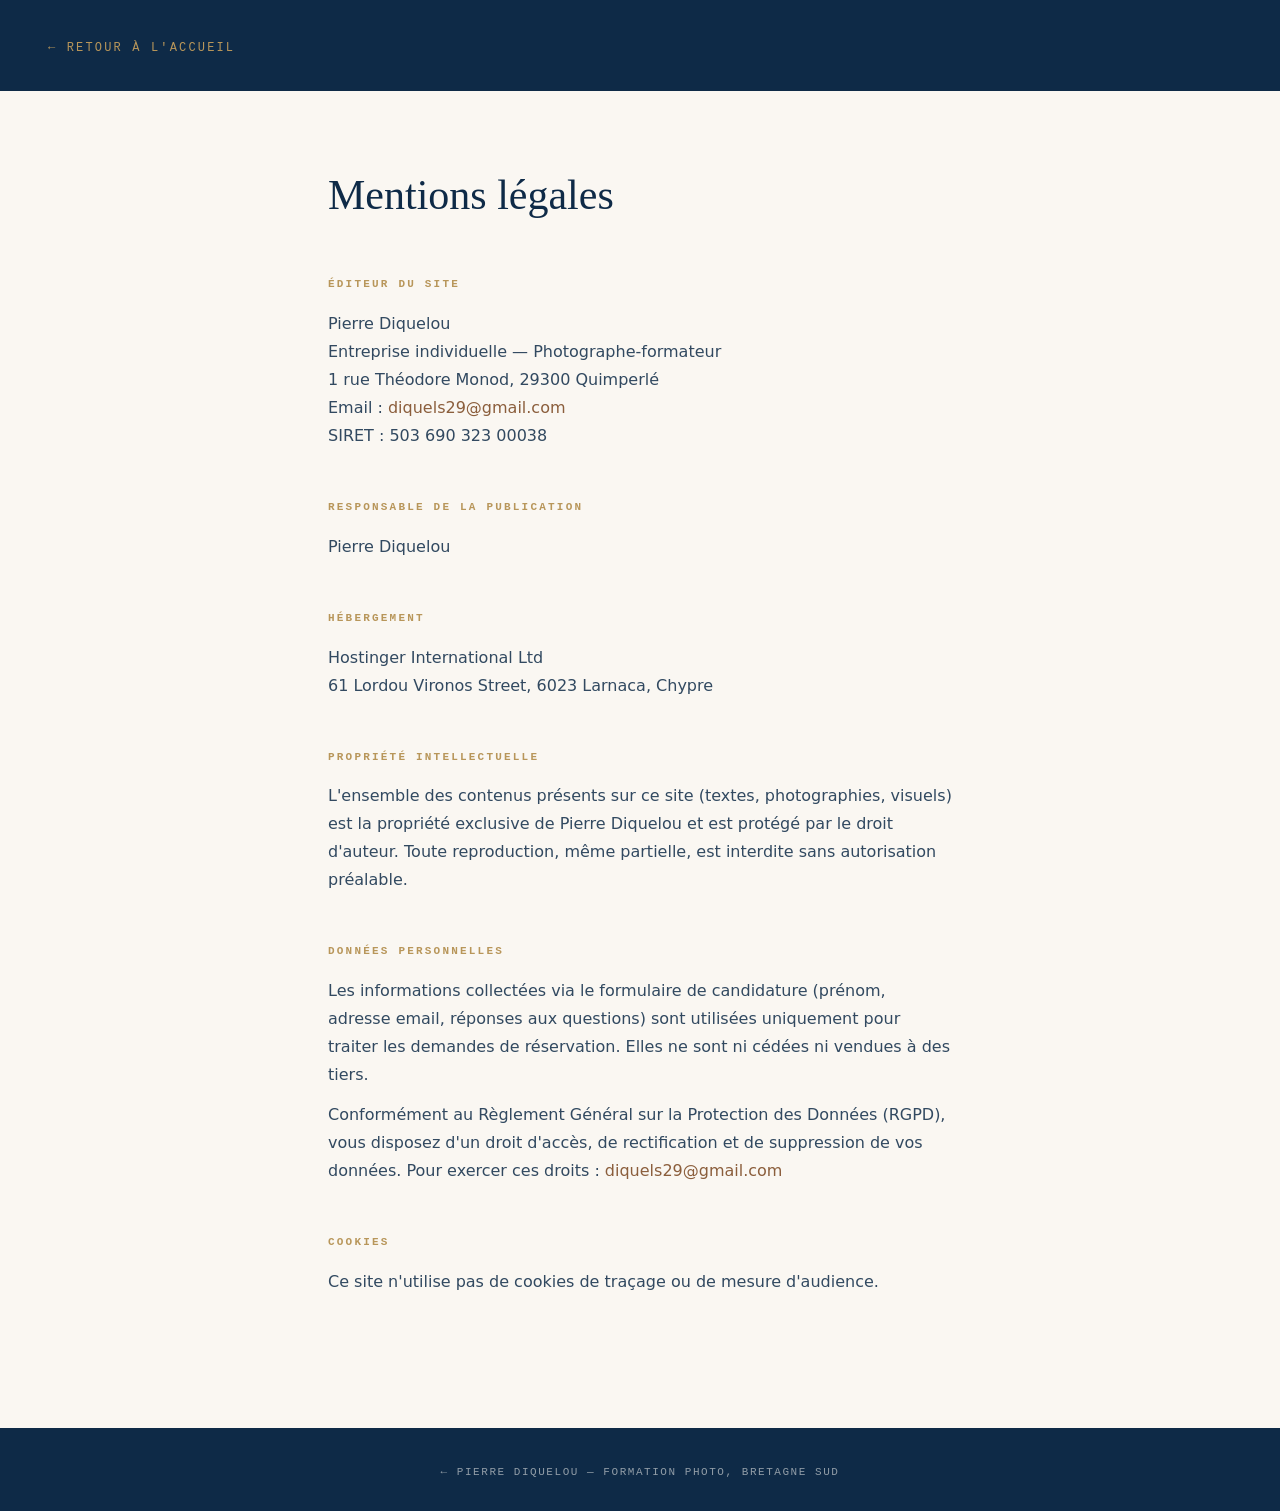
<file: mentions-legales.html>
<!DOCTYPE html>
<html lang="fr">
<head>
  <meta charset="UTF-8" />
  <meta name="viewport" content="width=device-width, initial-scale=1.0" />
  <title>Mentions légales — Pierre Diquelou</title>
  <link rel="icon" href="favicon.ico" />
  <style>
    *, *::before, *::after { box-sizing: border-box; margin: 0; padding: 0; }

    :root {
      --navy:      #0E2A47;
      --gold:      #B8965A;
      --ivory:     #FAF7F2;
      --white:     #FDFBF6;
      --copper-text: #8B5E3C;
      --serif: "EB Garamond", Georgia, serif;
      --sans:  "DM Sans", system-ui, sans-serif;
      --mono:  "DM Mono", "Courier New", monospace;
    }

    @import url('https://fonts.googleapis.com/css2?family=DM+Mono:wght@300;400&family=DM+Sans:wght@300;400;500&family=EB+Garamond:ital,wght@0,400;0,500;1,400;1,500&display=swap');

    html { font-size: 16px; }
    body {
      font-family: var(--sans);
      font-weight: 300;
      background: var(--ivory);
      color: var(--navy);
      line-height: 1.7;
    }

    header {
      background: var(--navy);
      padding: 32px 48px;
    }
    header a {
      font-family: var(--mono);
      font-size: 12px;
      letter-spacing: 0.18em;
      text-transform: uppercase;
      color: var(--gold);
      text-decoration: none;
    }
    header a:hover { color: var(--white); }

    main {
      max-width: 720px;
      margin: 0 auto;
      padding: 80px 48px 120px;
    }

    h1 {
      font-family: var(--serif);
      font-size: clamp(28px, 4vw, 42px);
      font-weight: 400;
      color: var(--navy);
      margin-bottom: 56px;
      line-height: 1.15;
    }

    h2 {
      font-family: var(--mono);
      font-size: 11px;
      letter-spacing: 0.2em;
      text-transform: uppercase;
      color: var(--gold);
      margin-top: 48px;
      margin-bottom: 16px;
    }

    p {
      font-size: 16px;
      line-height: 1.75;
      color: rgba(14, 42, 71, 0.85);
      margin-bottom: 12px;
    }

    a { color: var(--copper-text); text-decoration: none; }
    a:hover { text-decoration: underline; }

footer {
      background: var(--navy);
      text-align: center;
      padding: 28px 48px;
    }
    footer a {
      font-family: var(--mono);
      font-size: 11px;
      letter-spacing: 0.14em;
      text-transform: uppercase;
      color: rgba(253, 251, 246, 0.55);
      text-decoration: none;
    }
    footer a:hover { color: var(--gold); }

    @media (max-width: 600px) {
      header, main, footer { padding-left: 24px; padding-right: 24px; }
      main { padding-top: 56px; padding-bottom: 80px; }
    }
  </style>
</head>
<body>

<header>
  <a href="index.html">← Retour à l'accueil</a>
</header>

<main>
  <h1>Mentions légales</h1>

  <h2>Éditeur du site</h2>
  <p>
    Pierre Diquelou<br>
    Entreprise individuelle — Photographe-formateur<br>
    1 rue Théodore Monod, 29300 Quimperlé<br>
    Email : <a href="mailto:diquels29@gmail.com">diquels29@gmail.com</a><br>
    SIRET : 503 690 323 00038
  </p>

  <h2>Responsable de la publication</h2>
  <p>Pierre Diquelou</p>

  <h2>Hébergement</h2>
  <p>
    Hostinger International Ltd<br>
    61 Lordou Vironos Street, 6023 Larnaca, Chypre
  </p>

  <h2>Propriété intellectuelle</h2>
  <p>
    L'ensemble des contenus présents sur ce site (textes, photographies, visuels) est la propriété exclusive de Pierre Diquelou et est protégé par le droit d'auteur. Toute reproduction, même partielle, est interdite sans autorisation préalable.
  </p>

  <h2>Données personnelles</h2>
  <p>
    Les informations collectées via le formulaire de candidature (prénom, adresse email, réponses aux questions) sont utilisées uniquement pour traiter les demandes de réservation. Elles ne sont ni cédées ni vendues à des tiers.
  </p>
  <p>
    Conformément au Règlement Général sur la Protection des Données (RGPD), vous disposez d'un droit d'accès, de rectification et de suppression de vos données. Pour exercer ces droits : <a href="mailto:diquels29@gmail.com">diquels29@gmail.com</a>
  </p>

  <h2>Cookies</h2>
  <p>Ce site n'utilise pas de cookies de traçage ou de mesure d'audience.</p>
</main>

<footer>
  <a href="index.html">← Pierre Diquelou — Formation photo, Bretagne Sud</a>
</footer>

</body>
</html>
</file>
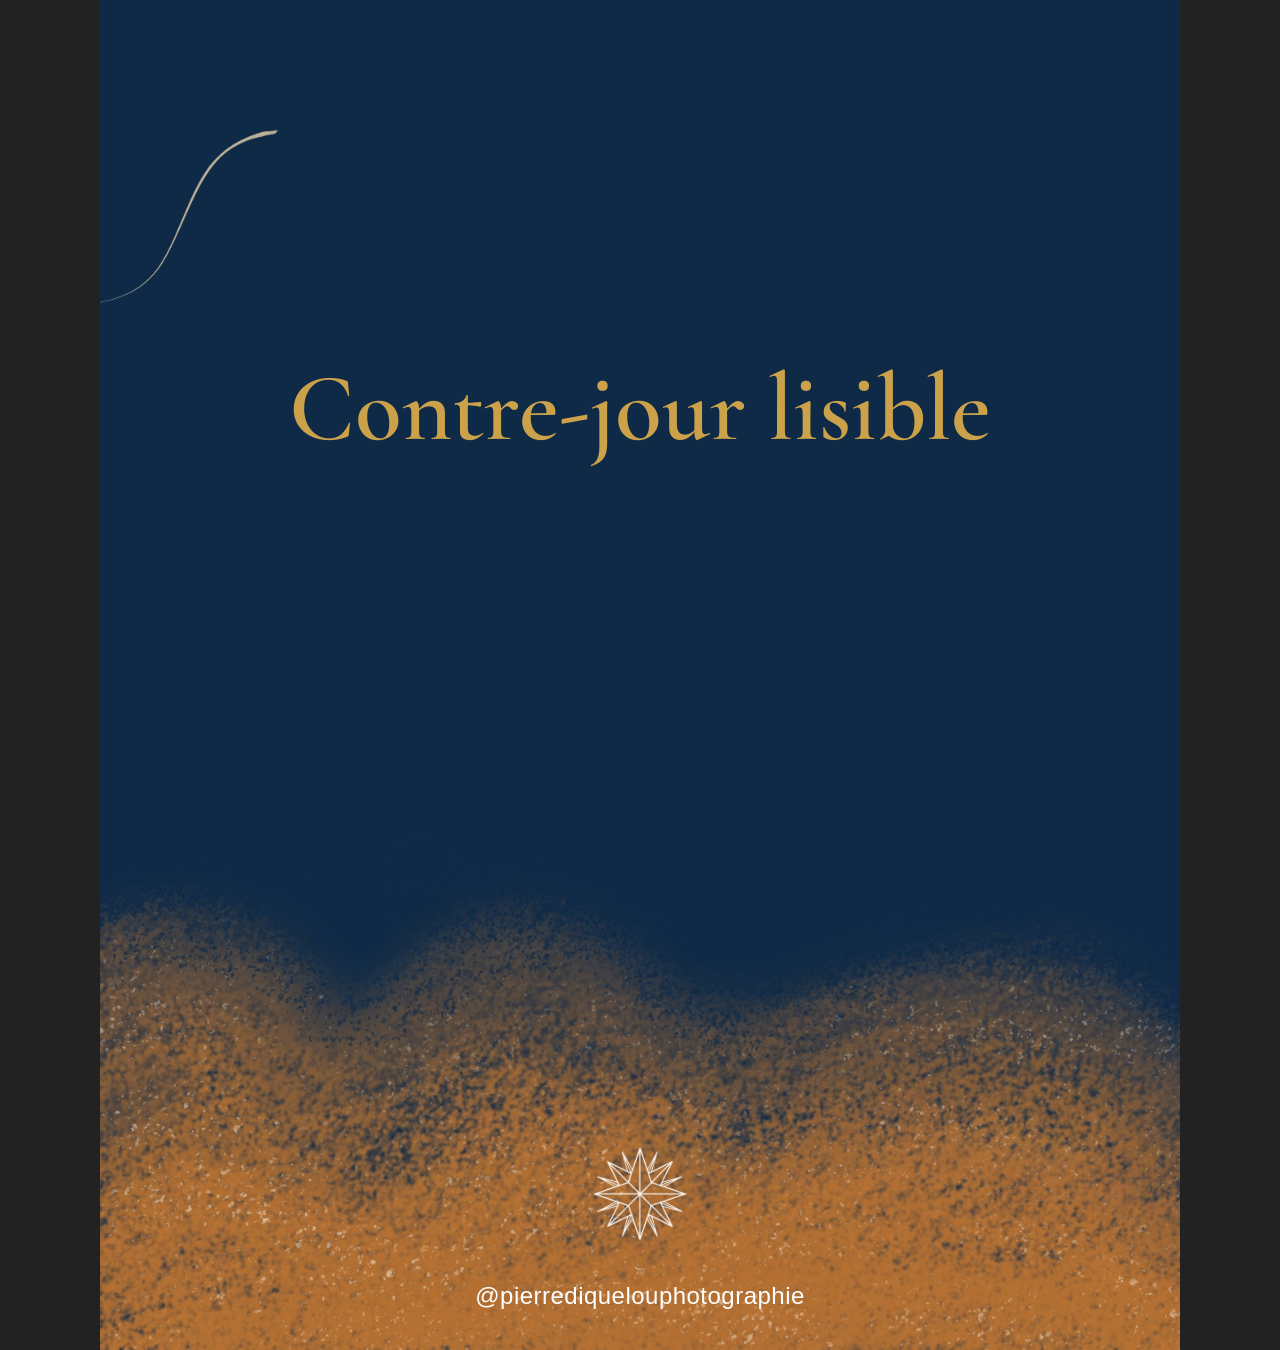
<file: slides/01-cover.html>
<!doctype html>
<html lang="fr"><head><meta charset="utf-8">
<title>Slide : Couverture (Layout A)</title>
<link rel="stylesheet" href="../colors_and_type.css">
<style>
  html,body{margin:0;background:#222;}
  .stage{width:1080px;height:1350px;position:relative;background:var(--pdp-bleu-nuit);overflow:hidden;font-family:var(--font-body);margin:0 auto;}
  .courbe{position:absolute;left:-40px;top:80px;width:220px;opacity:.85;}
  .title{position:absolute;left:80px;right:80px;top:360px;text-align:center;}
  .title h1{font-family:var(--font-serif);font-weight:600;font-size:96px;line-height:1.02;color:var(--pdp-or-doux);margin:0;}
  .pill{display:inline-block;margin-top:28px;padding:10px 32px 12px;border-radius:999px;background:#fff;color:var(--pdp-bleu-nuit);font-family:var(--font-serif);font-style:italic;font-size:36px;}
  .sub{font-family:var(--font-serif);font-style:italic;font-weight:400;font-size:38px;color:#fff;margin-top:38px;opacity:.92;}
  .wave{position:absolute;left:0;right:0;bottom:0;width:100%;display:block;}
  .boussole{position:absolute;left:50%;bottom:96px;transform:translateX(-50%);width:120px;filter:brightness(0) invert(1);opacity:.95;}
  .handle{position:absolute;left:0;right:0;bottom:40px;text-align:center;color:#fff;font-size:24px;letter-spacing:.02em;}
</style></head>
<body><div class="stage" data-screen-label="A : Couverture">
  <img class="courbe" src="../assets/courbe.png" alt="">
  <div class="title">
    <h1>Contre-jour lisible</h1>
    <div><span class="pill">en 3 gestes…</span></div>
    <div class="sub">…et 50 cm de mouvement</div>
  </div>
  <img class="wave" src="../assets/wave-copper-on-blue.png" alt="">
  <img class="boussole" src="../assets/boussole.png" alt="">
  <div class="handle">@pierrediquelouphotographie</div>
</div></body></html>
</file>
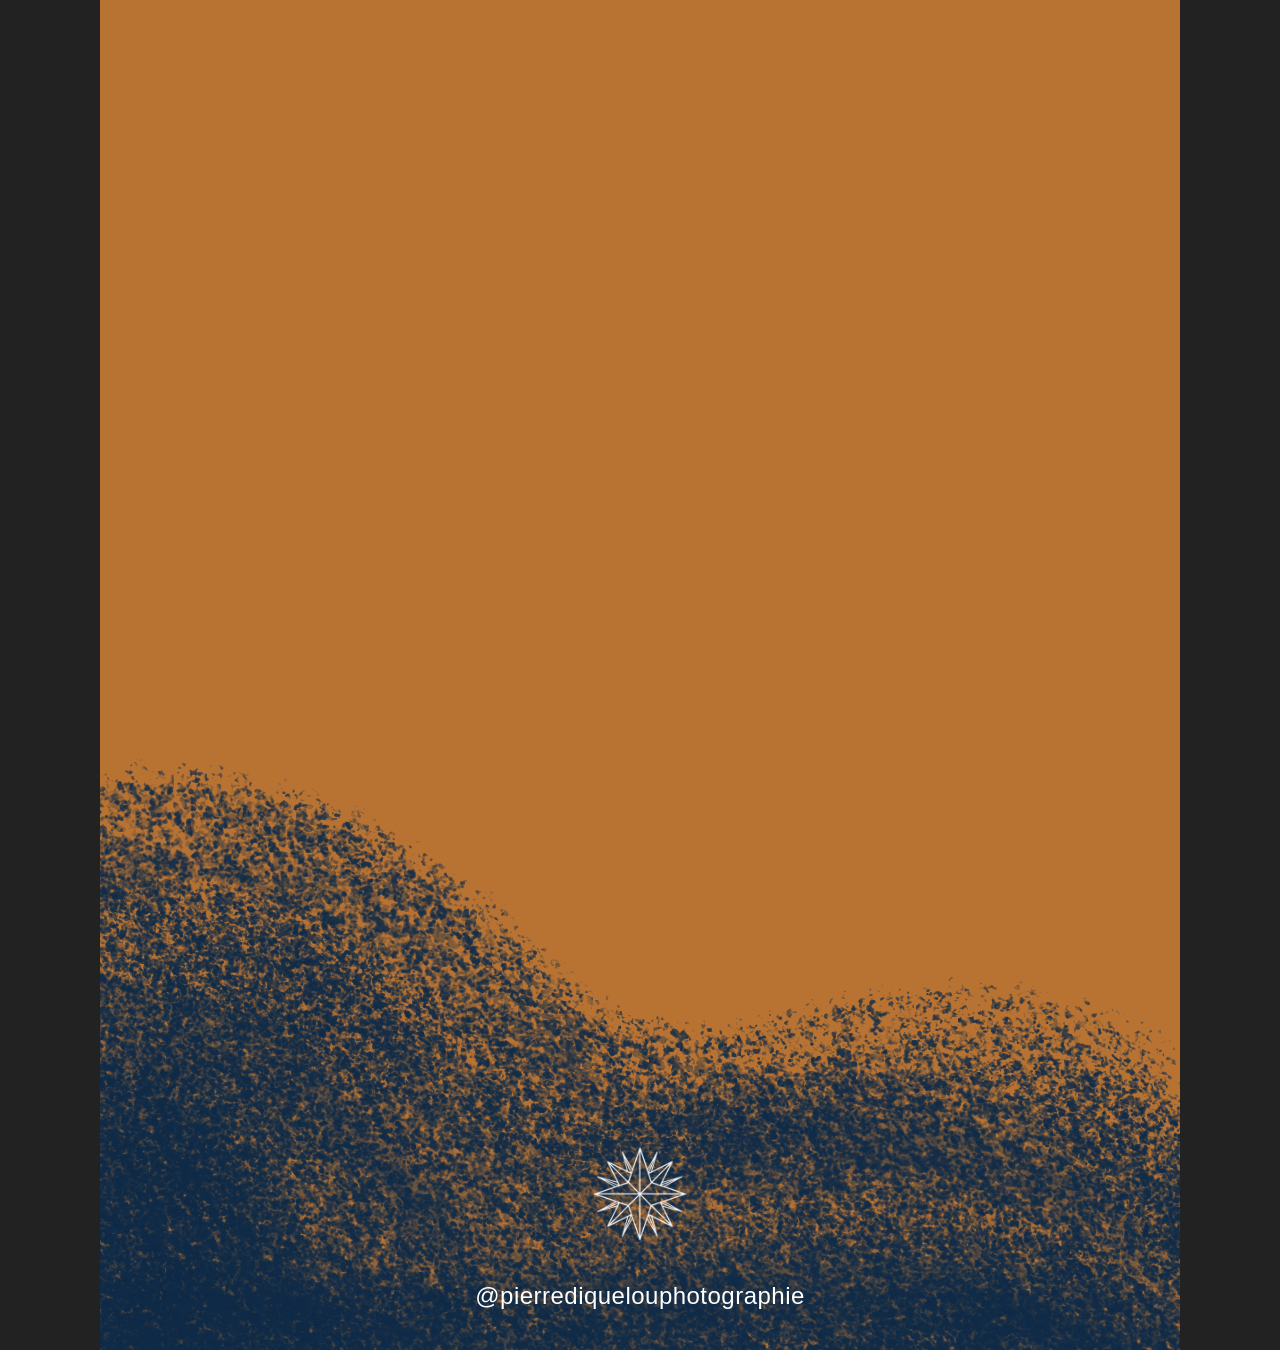
<file: slides/02-content.html>
<!doctype html>
<html lang="fr"><head><meta charset="utf-8">
<title>Slide : Contenu (Layout B)</title>
<link rel="stylesheet" href="../colors_and_type.css">
<style>
  html,body{margin:0;background:#222;}
  .stage{width:1080px;height:1350px;position:relative;background:var(--pdp-cuivre);overflow:hidden;font-family:var(--font-body);margin:0 auto;}
  .h2{font-family:var(--font-serif);font-weight:600;font-size:78px;line-height:1.05;color:var(--pdp-bleu-nuit);text-align:center;margin:130px 80px 0;}
  .body{margin:60px 110px 0;color:#fff;font-size:30px;line-height:1.55;text-align:justify;hyphens:auto;}
  .body p+p{margin-top:24px;}
  .body strong{font-weight:700;}
  .wave{position:absolute;left:0;right:0;bottom:0;width:100%;display:block;}
  .boussole{position:absolute;left:50%;bottom:96px;transform:translateX(-50%);width:120px;filter:brightness(0) invert(1);opacity:.95;}
  .handle{position:absolute;left:0;right:0;bottom:40px;text-align:center;color:#fff;font-size:24px;letter-spacing:.02em;}
</style></head>
<body><div class="stage" data-screen-label="B : Problème ressenti">
  <h2 class="h2">Problème ressenti</h2>
  <div class="body">
    <p>Au <strong>contre-jour</strong>, l'écran s'éteint, les couleurs se ferment, le sujet décroche. Le <strong>geste</strong> manque, la <strong>mesure</strong> aussi.</p>
    <p>Trois ajustements simples, et la lumière redevient lisible, sans matériel supplémentaire.</p>
  </div>
  <img class="wave" src="../assets/wave-blue-on-copper.png" alt="">
  <img class="boussole" src="../assets/boussole.png" alt="">
  <div class="handle">@pierrediquelouphotographie</div>
</div></body></html>
</file>
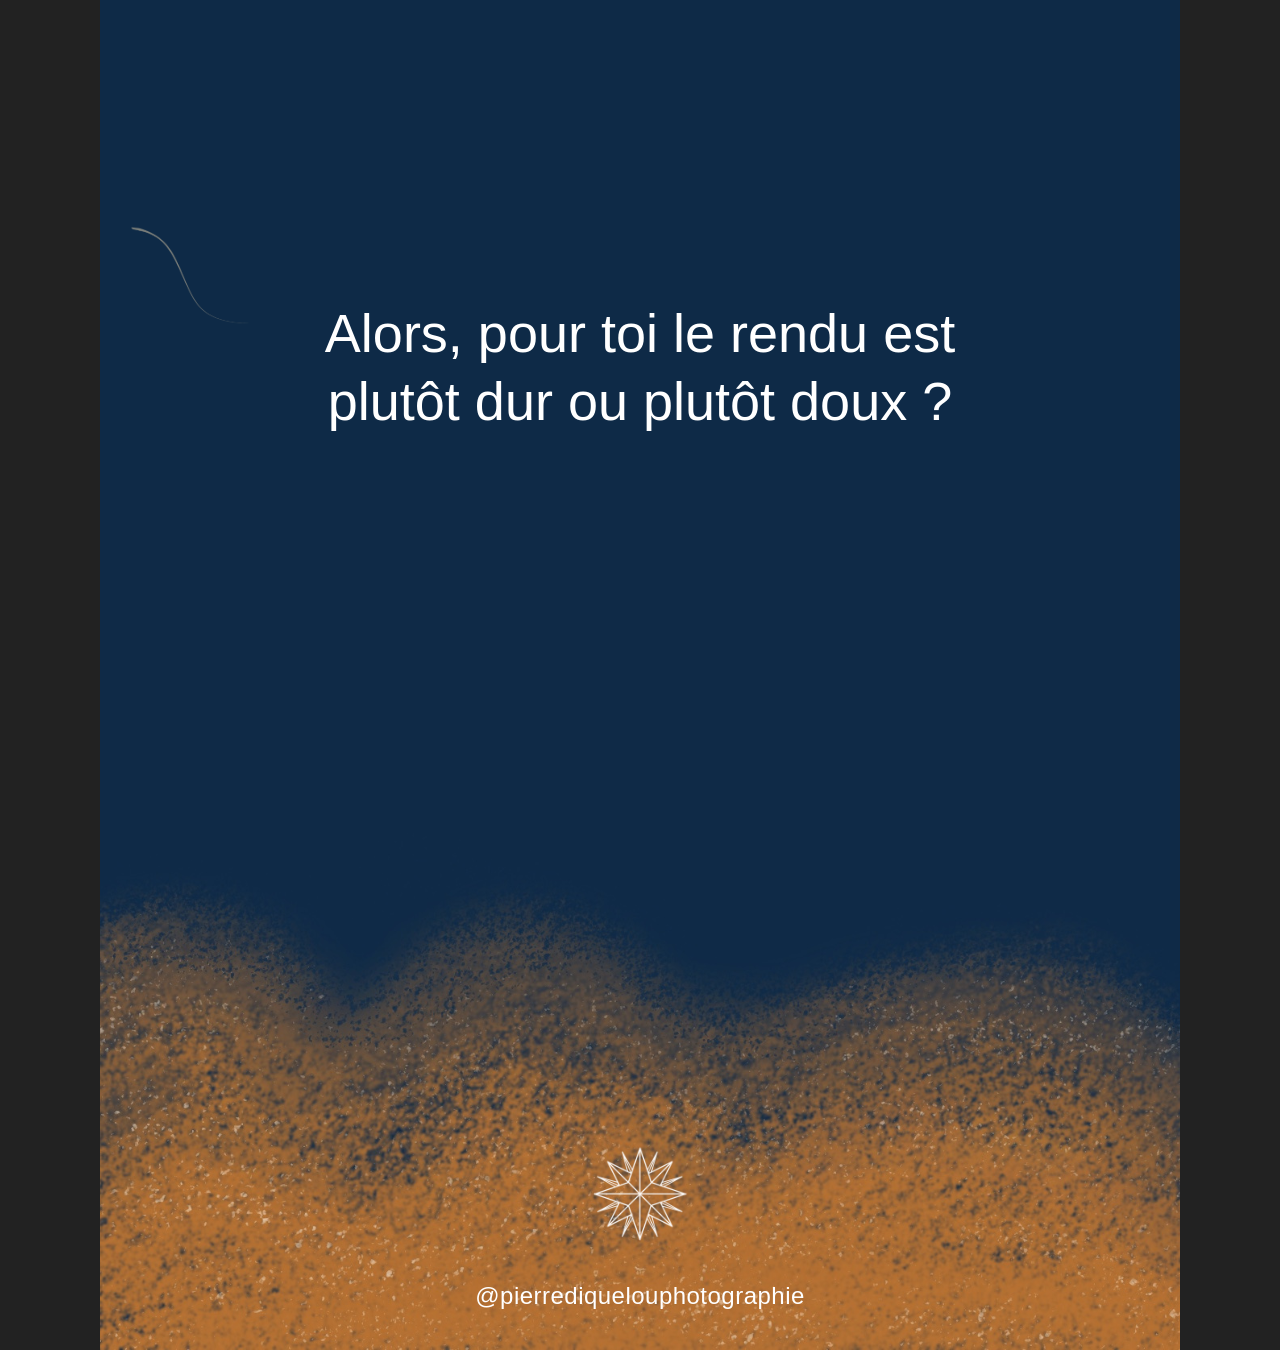
<file: slides/03-question.html>
<!doctype html>
<html lang="fr"><head><meta charset="utf-8">
<title>Slide : Question d'engagement</title>
<link rel="stylesheet" href="../colors_and_type.css">
<style>
  html,body{margin:0;background:#222;}
  .stage{width:1080px;height:1350px;position:relative;background:var(--pdp-bleu-nuit);overflow:hidden;font-family:var(--font-body);margin:0 auto;}
  .courbe1{position:absolute;left:30px;top:200px;width:120px;opacity:.55;transform:scaleX(-1);}
  .courbe2{position:absolute;right:60px;top:560px;width:160px;opacity:.55;}
  .q{position:absolute;left:80px;right:80px;top:300px;text-align:center;color:#fff;font-family:var(--font-body);font-size:54px;line-height:1.25;font-weight:400;}
  .icons{position:absolute;left:0;right:0;top:560px;display:flex;justify-content:center;}
  .icons img{width:540px;height:auto;}
  .wave{position:absolute;left:0;right:0;bottom:0;width:100%;display:block;}
  .boussole{position:absolute;left:50%;bottom:96px;transform:translateX(-50%);width:120px;filter:brightness(0) invert(1);opacity:.95;}
  .handle{position:absolute;left:0;right:0;bottom:40px;text-align:center;color:#fff;font-size:24px;letter-spacing:.02em;}
</style></head>
<body><div class="stage" data-screen-label="C : Question">
  <img class="courbe1" src="../assets/courbe.png" alt="">
  <img class="courbe2" src="../assets/courbe.png" alt="">
  <div class="q">Alors, pour toi le rendu est<br>plutôt dur ou plutôt doux&nbsp;?</div>
  <div class="icons"><img src="../assets/social-icons.png" alt=""></div>
  <img class="wave" src="../assets/wave-copper-on-blue.png" alt="">
  <img class="boussole" src="../assets/boussole.png" alt="">
  <div class="handle">@pierrediquelouphotographie</div>
</div></body></html>
</file>
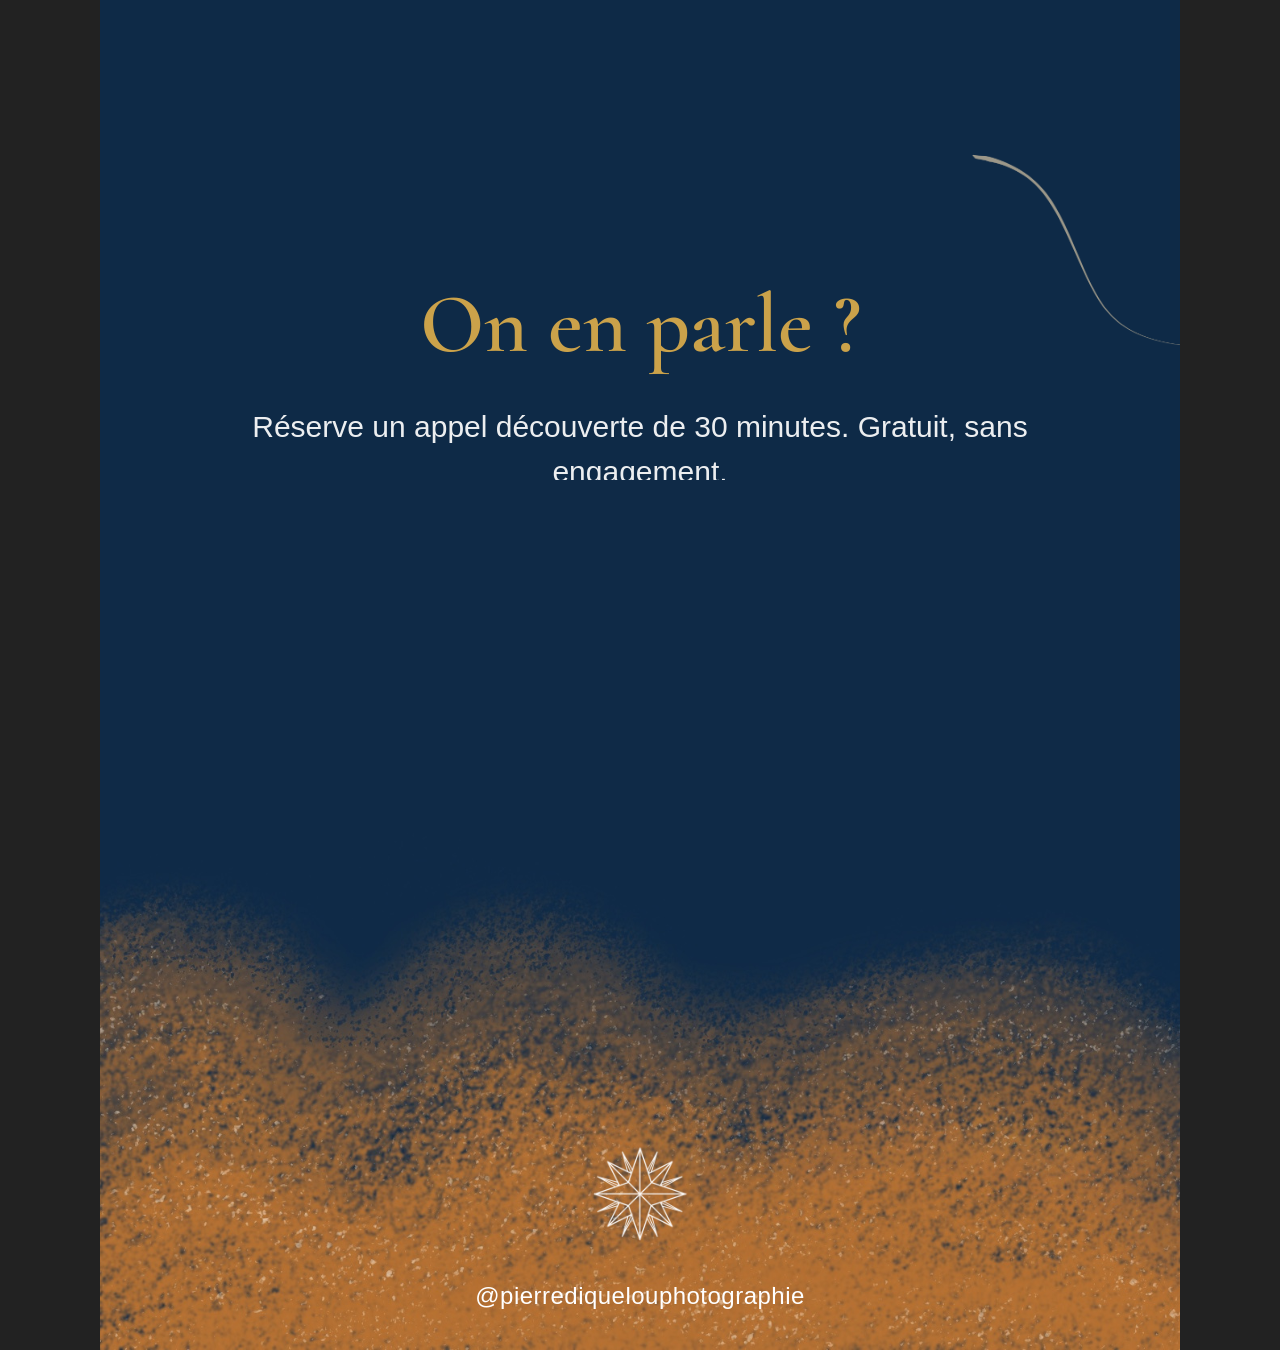
<file: slides/04-final.html>
<!doctype html>
<html lang="fr"><head><meta charset="utf-8">
<title>Slide : Finale CTA</title>
<link rel="stylesheet" href="../colors_and_type.css">
<style>
  html,body{margin:0;background:#222;}
  .stage{width:1080px;height:1350px;position:relative;background:var(--pdp-bleu-nuit);overflow:hidden;font-family:var(--font-body);margin:0 auto;}
  .courbe{position:absolute;right:-30px;top:100px;width:240px;opacity:.7;transform:scaleX(-1);}
  .h1{font-family:var(--font-serif);font-weight:600;font-size:84px;line-height:1.05;color:var(--pdp-or-doux);text-align:center;margin:280px 80px 0;}
  .lead{font-family:var(--font-body);font-size:30px;line-height:1.5;color:#fff;text-align:center;margin:36px 140px 0;opacity:.92;}
  .cta-wrap{position:absolute;left:0;right:0;top:780px;text-align:center;}
  .cta{display:inline-block;background:var(--pdp-cuivre);color:#fff;padding:22px 48px;font-family:var(--font-body);font-weight:500;font-size:30px;letter-spacing:.02em;text-decoration:none;}
  .wave{position:absolute;left:0;right:0;bottom:0;width:100%;display:block;}
  .boussole{position:absolute;left:50%;bottom:96px;transform:translateX(-50%);width:120px;filter:brightness(0) invert(1);opacity:.95;}
  .handle{position:absolute;left:0;right:0;bottom:40px;text-align:center;color:#fff;font-size:24px;letter-spacing:.02em;}
</style></head>
<body><div class="stage" data-screen-label="D : Finale">
  <img class="courbe" src="../assets/courbe.png" alt="">
  <div class="h1">On en parle&nbsp;?</div>
  <div class="lead">Réserve un appel découverte de 30 minutes. Gratuit, sans engagement.</div>
  <div class="cta-wrap"><a class="cta" href="#">Prendre rendez-vous</a></div>
  <img class="wave" src="../assets/wave-copper-on-blue.png" alt="">
  <img class="boussole" src="../assets/boussole.png" alt="">
  <div class="handle">@pierrediquelouphotographie</div>
</div></body></html>
</file>
<file: colors_and_type.css>
/* =============================================================
   Pierre Diquelou Photographie — Foundations
   Colors + typography tokens. Import this once at the top of any
   slide / kit / mock. Max 3 colors per visual is a hard rule.
   ============================================================= */

/* Cormorant Garamond — local variable font files (uploadées par Pierre) */
@font-face {
  font-family: "Cormorant Garamond";
  src: url("fonts/CormorantGaramond-VariableFont_wght.ttf") format("truetype-variations");
  font-weight: 300 700;
  font-style: normal;
  font-display: swap;
}
@font-face {
  font-family: "Cormorant Garamond";
  src: url("fonts/CormorantGaramond-Italic-VariableFont_wght.ttf") format("truetype-variations");
  font-weight: 300 700;
  font-style: italic;
  font-display: swap;
}

/* Inter + IBM Plex Mono — toujours via Google Fonts (pas de fichier local fourni) */
@import url('https://fonts.googleapis.com/css2?family=Inter:wght@400;500;700&family=IBM+Plex+Mono:wght@400;500&display=swap');

:root {
  /* ---------- COLOR ---------- */
  /* Primary palette — drawn from the brand brief */
  --pdp-bleu-nuit:  #0E2A47;   /* fond principal — covers, finales, intime */
  --pdp-cuivre:     #B87333;   /* accent + CTA + fond contenu (waves) */
  --pdp-sable:      #D9C7A6;   /* fond slides contenu doux, surfaces calmes */
  --pdp-ivoire:     #F1E8D8;   /* fond documents (PDF, livrets) */
  --pdp-or-doux:    #CBA24A;   /* ornements, filets, courbes */
  --pdp-blanc:      #FFFFFF;   /* texte sur fond sombre, logo */

  /* Subtle tonal extensions (ONLY for inner type/lines, never as a 4th hue) */
  --pdp-bleu-deep:  #081A2E;   /* edge of bleu nuit, deep shadows */
  --pdp-cuivre-deep:#9A5F26;   /* hover/press of cuivre */
  --pdp-or-soft:    #E5D6A8;   /* dégradé léger de l'or sur fond clair */

  /* ---------- SEMANTIC SURFACES ---------- */
  --bg-cover:       var(--pdp-bleu-nuit);   /* Layout A — couverture / finale */
  --bg-content:     var(--pdp-cuivre);      /* Layout B — slide pédagogique */
  --bg-soft:        var(--pdp-sable);       /* slide-contenu calme alternative */
  --bg-document:    var(--pdp-ivoire);      /* doc PDF, livret */

  --fg-on-dark:     var(--pdp-blanc);
  --fg-on-light:    var(--pdp-bleu-nuit);
  --fg-accent-dark: var(--pdp-or-doux);     /* titre serif sur fond bleu */
  --fg-accent-light:var(--pdp-bleu-nuit);   /* titre serif sur fond cuivre/sable */

  --line-on-dark:   var(--pdp-or-doux);
  --line-on-light:  var(--pdp-blanc);

  /* ---------- TYPE ---------- */
  --font-serif:  "Cormorant Garamond", "EB Garamond", Garamond, serif;
  --font-body:   "Inter", "Helvetica Neue", Arial, sans-serif;
  --font-mono:   "IBM Plex Mono", "JetBrains Mono", ui-monospace, monospace;

  /* Display / titre serif */
  --t-display-size:   72px;
  --t-display-weight: 600;       /* Semibold */
  --t-display-leading:1.05;
  --t-display-tracking:-0.005em;

  --t-title-size:     48px;
  --t-title-weight:   600;
  --t-title-leading:  1.1;
  --t-title-tracking: 0;

  --t-subtitle-size:  28px;
  --t-subtitle-weight:400;        /* Regular italic-friendly */
  --t-subtitle-leading:1.25;

  /* Corps Inter — TOUJOURS justifié, gras réservé aux mots-clés */
  --t-body-size:      18px;
  --t-body-weight:    400;
  --t-body-leading:   1.55;
  --t-body-align:     justify;

  --t-lead-size:      22px;
  --t-lead-weight:    400;
  --t-lead-leading:   1.5;

  --t-small-size:     14px;
  --t-small-leading:  1.5;

  /* Légendes / chiffres — IBM Plex Mono */
  --t-caption-size:   13px;
  --t-caption-weight: 400;
  --t-caption-tracking:0.04em;

  --t-handle-size:    14px;       /* @pierrediquelouphotographie */
  --t-handle-weight:  400;
  --t-handle-tracking:0.02em;

  /* ---------- SPACING & GEOMETRY ---------- */
  --sp-1: 4px;
  --sp-2: 8px;
  --sp-3: 12px;
  --sp-4: 16px;
  --sp-5: 24px;
  --sp-6: 32px;
  --sp-7: 48px;
  --sp-8: 64px;
  --sp-9: 96px;

  --slide-pad: 64px;              /* gouttière standard 1080×1350 */
  --slide-radius: 0;              /* slides = bord franc, pas de radius */

  --pill-radius: 999px;           /* l'étiquette « en 3 gestes » */
  --card-radius: 0;               /* identité = bord franc, photographique */

  /* ---------- ANIMATION ---------- */
  --ease-quiet: cubic-bezier(0.22, 0.61, 0.36, 1);  /* lent, photographique */
  --dur-fade:   480ms;
  --dur-slow:   720ms;
}

/* =============================================================
   Semantic element styles (h1, h2, p, code…) — drop into any page.
   Apply by adding class="pdp" to your root, OR import this and
   the selectors below take effect globally.
   ============================================================= */

.pdp,
.pdp-root {
  font-family: var(--font-body);
  font-size:   var(--t-body-size);
  line-height: var(--t-body-leading);
  color:       var(--fg-on-dark);
  background:  var(--bg-cover);
  -webkit-font-smoothing: antialiased;
  text-rendering: optimizeLegibility;
}

.pdp h1, .pdp .h1 {
  font-family: var(--font-serif);
  font-weight: var(--t-display-weight);
  font-size:   var(--t-display-size);
  line-height: var(--t-display-leading);
  letter-spacing: var(--t-display-tracking);
  margin: 0;
}

.pdp h2, .pdp .h2 {
  font-family: var(--font-serif);
  font-weight: var(--t-title-weight);
  font-size:   var(--t-title-size);
  line-height: var(--t-title-leading);
  margin: 0;
}

.pdp h3, .pdp .h3 {
  font-family: var(--font-serif);
  font-weight: 400;             /* Regular pour hiérarchie douce */
  font-size:   var(--t-subtitle-size);
  line-height: var(--t-subtitle-leading);
  font-style:  italic;
  margin: 0;
}

.pdp p, .pdp .body {
  font-family: var(--font-body);
  font-weight: var(--t-body-weight);
  font-size:   var(--t-body-size);
  line-height: var(--t-body-leading);
  text-align:  var(--t-body-align); /* JUSTIFIÉ par règle de marque */
  hyphens: auto;
  margin: 0;
}

.pdp p strong, .pdp .body strong {
  font-weight: 700;             /* gras = mot-clé uniquement */
}

.pdp .lead {
  font-size:   var(--t-lead-size);
  line-height: var(--t-lead-leading);
  text-align:  left;            /* lead = pas justifié, respiration */
}

.pdp small, .pdp .small {
  font-size:   var(--t-small-size);
  line-height: var(--t-small-leading);
}

.pdp code, .pdp kbd, .pdp .mono, .pdp .caption {
  font-family: var(--font-mono);
  font-size:   var(--t-caption-size);
  font-weight: var(--t-caption-weight);
  letter-spacing: var(--t-caption-tracking);
}

.pdp .handle {
  font-family: var(--font-body);
  font-size:   var(--t-handle-size);
  letter-spacing: var(--t-handle-tracking);
  color: var(--pdp-blanc);
}

/* « en 3 gestes… » badge (voir capture carrousel 1) */
.pdp .pill {
  display: inline-block;
  padding: 6px 18px 7px;
  border-radius: var(--pill-radius);
  background: var(--pdp-blanc);
  color: var(--pdp-bleu-nuit);
  font-family: var(--font-serif);
  font-weight: 400;
  font-size: 22px;
  font-style: italic;
}
</file>
